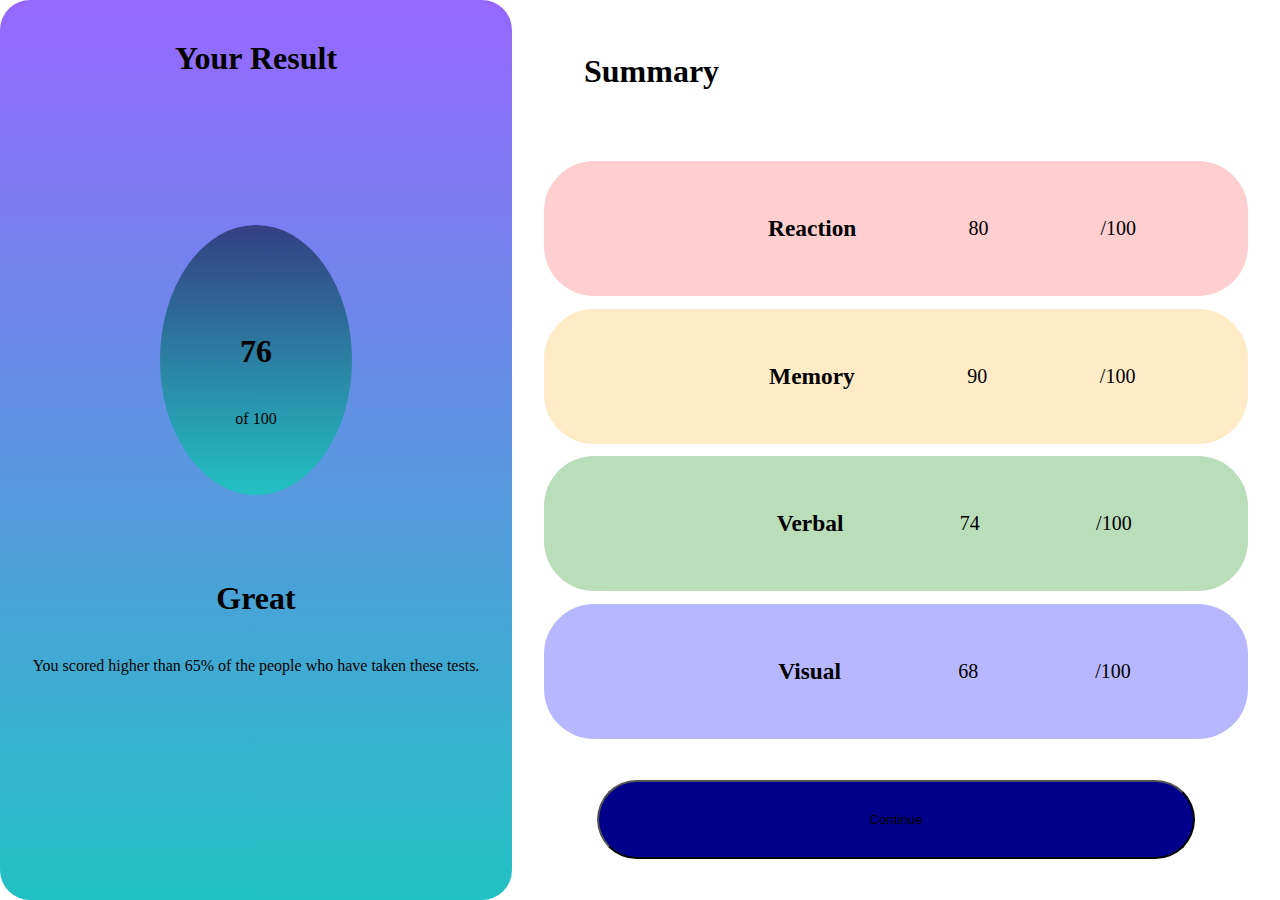
<file: index.html>
<!DOCTYPE html>
<html lang="en">
<head>
    <meta charset="UTF-8">
    <meta name="viewport" content="width=device-width, initial-scale=1.0">
    <title>Document</title>
    <link rel="stylesheet" href="assign-4.css">
    <link rel="stylesheet" href="https://cdnjs.cloudflare.com/ajax/libs/font-awesome/6.4.2/css/all.min.css" integrity="sha512-z3gLpd7yknf1YoNbCzqRKc4qyor8gaKU1qmn+CShxbuBusANI9QpRohGBreCFkKxLhei6S9CQXFEbbKuqLg0DA==" crossorigin="anonymous" referrerpolicy="no-referrer" />
</head>
<body>
    <div class="class1">
             <div id="id1"><h1>Your Result</h1></div>
             <div id="id2"><div class="id2"> <h1>76</h1><p>of 100</p></div></div>
             <div id="id3"> <h1>Great</h1>
                            <p >You scored higher than 65% of the people who have taken these tests.</p></div>
    </div>
    <div class="class2">
        <div id="id4"><h1>Summary</h1></div>
        <div id="id5"><i class="fa-solid fa-cloud-bolt"></i><h3>Reaction</h3><span>80</span><span>/100</span></div>
        <div id="id6"><i class="fa-solid fa-brain"></i><h3>Memory</h3><span>90</span><span>/100</span></div>
        <div id="id7"><i class="fa-regular fa-comment"></i><h3>Verbal</h3><span>74</span><span>/100</span></div>
        <div id="id8"><i class="fa-regular fa-eye"></i><h3>Visual</h3><span>68</span><span>/100</span></div>
        <div id="id9"><button>Continue</button></div>
    </div>
</body>
</html>
</file>
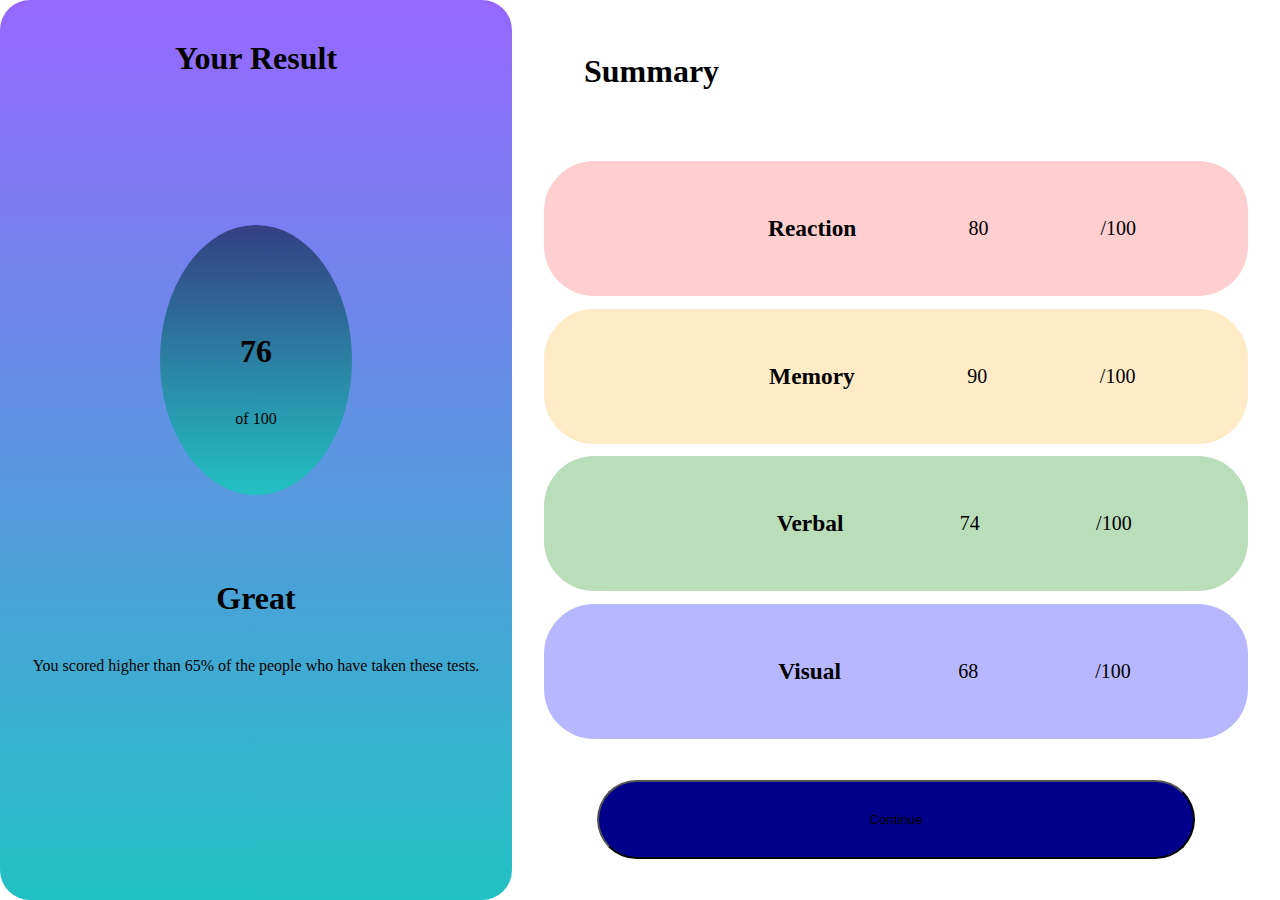
<file: assign-4.html>
<!DOCTYPE html>
<html lang="en">
<head>
    <meta charset="UTF-8">
    <meta name="viewport" content="width=device-width, initial-scale=1.0">
    <title>Document</title>
    <link rel="stylesheet" href="assign-4.css">
    <link rel="stylesheet" href="https://cdnjs.cloudflare.com/ajax/libs/font-awesome/6.4.2/css/all.min.css" integrity="sha512-z3gLpd7yknf1YoNbCzqRKc4qyor8gaKU1qmn+CShxbuBusANI9QpRohGBreCFkKxLhei6S9CQXFEbbKuqLg0DA==" crossorigin="anonymous" referrerpolicy="no-referrer" />
</head>
<body>
    <div class="class1">
             <div id="id1"><h1>Your Result</h1></div>
             <div id="id2"><div class="id2"> <h1>76</h1><p>of 100</p></div></div>
             <div id="id3"> <h1>Great</h1>
                            <p >You scored higher than 65% of the people who have taken these tests.</p></div>
    </div>
    <div class="class2">
        <div id="id4"><h1>Summary</h1></div>
        <div id="id5"><i class="fa-solid fa-cloud-bolt"></i><h3>Reaction</h3><span>80</span><span>/100</span></div>
        <div id="id6"><i class="fa-solid fa-brain"></i><h3>Memory</h3><span>90</span><span>/100</span></div>
        <div id="id7"><i class="fa-regular fa-comment"></i><h3>Verbal</h3><span>74</span><span>/100</span></div>
        <div id="id8"><i class="fa-regular fa-eye"></i><h3>Visual</h3><span>68</span><span>/100</span></div>
        <div id="id9"><button>Continue</button></div>
    </div>
</body>
</html>
</file>
<file: assign-4.css>
*{
    margin: 0;
    padding: 0;
    box-sizing: border-box;
}
body{
   width: 100vw;
   height: 100vh;
   display: flex;

}
.class1{
    width: 40vw;
    height: 100vh;
    /* border: 2px red solid; */
    background: rgb(34,193,195);
background: linear-gradient(0deg, rgba(34,193,195,1) 0%, rgba(150,104,255,1) 100%);
border-radius: 30px;
}
.class2{
    width: 60vw;
    height: 100vh;
    /* border: 2px red solid; */
    display: flex;
    /* justify-content: center; */
    align-items: center;
    flex-direction: column;
    justify-content: space-evenly;
}
#id1{
    width: 40vw;
    height: 20vh;
    /* border: 2px rgb(26, 222, 62) solid; */
    text-align: center;
}
#id2{
    width: 40vw;
    height: 40vh;
    /* border: 2px rgb(0, 42, 255) solid; */
    display: flex;
    justify-content: center;
    align-items: center;
    /* background: rgb(34,193,195);
    background: linear-gradient(0deg, rgba(34,193,195,1) 0%, rgba(150,104,255,1) 100%); */
   
}
.id2{
    width: 15vw;
    height: 30vh;
    /* border: 2px rgb(0, 42, 255) solid; */
    border-radius: 50%;
    display: flex;
    justify-content: center;
    align-items: center;
    flex-direction: column;
    background: rgb(34,193,195);
background: linear-gradient(0deg, rgba(34,193,195,1) 0%, rgba(52,63,130,1) 100%);
    
}
#id3{
    width: 40vw;
    height: 40vh;
    /* border: 2px rgb(238, 255, 0) solid; */
   text-align: center;
}
h1{
    
    padding: 40px;
}

#id4{
    width: 55vw ;
    height:15vh ;
    /* border: 2px red solid; */
    
   
}
#id5{
    width: 55vw ;
    height:15vh ;
    /* border: 2px red solid; */
    font-size: 20px;
    display: flex;
    justify-content: space-evenly;
    align-items: center;
    background-color: rgba(255, 0, 0, 0.189);
    border-radius: 50px;
}
#id6{
    width: 55vw ;
    height:15vh ;
    /* border: 2px red solid; */
    font-size: 20px;
    display: flex;
    justify-content: space-evenly;
    align-items: center;
    background-color: rgba(255, 166, 0, 0.223);
    border-radius: 50px;
}
#id7{
    width: 55vw ;
    height:15vh ;
    /* border: 2px red solid; */
    font-size: 20px;
    display: flex;
    justify-content: space-evenly;
    align-items: center;
    background-color: rgba(0, 128, 0, 0.27);
    border-radius: 50px;
}
#id8{
    width: 55vw ;
    height:15vh ;
    /* border: 2px red solid; */
    font-size: 20px;
    display: flex;
    justify-content: space-evenly;
    align-items: center;
    background-color: rgba(0, 0, 255, 0.282);
    border-radius: 50px;
}
#id9{
    width: 55vw ;
    height:15vh ;
    /* border: 2px red solid; */
    display: flex;
    justify-content: space-evenly;
    align-items: center;
    border-radius: 50px;
}
button{
    padding: 30px 270px;
    border-radius: 50px;
    background-color: darkblue;
}
@media screen and (max-width:768px) {
    
    body{
        width: auto;
        height: auto;
        display: block;
     
     }
    
     .class1{
         width: auto;
         height: auto;
     }
     .class2{
         width: auto;
         height: auto;
        display: block;
        
     }
     #id1{
        width: auto;
        height: auto;
        
        text-align: center;
    }
   
     #id2{
         width: 15%;
         height: 20%;
         display: block;
         margin: auto;
        }

     #id3{
        width: auto;
        height: auto;
        
       text-align: center;}
     
       #id4{
        margin: auto;
         }
     #id5{
        width: 100%;
        height: 20%;
        display: block;
        text-align: center;
        }
     #id6{
         width: auto;
         height:auto;
         display: block;
         text-align: center;
     }
     #id7{
         width: auto;
         height:auto ;
         display: block;
         text-align: center;
     }
     #id8{
         width: auto;
         height:auto ;
         display: block;
         text-align: center;
     }
     #id9{
         width: auto;
         height:auto ;
         display: block;
     }
     button{
        padding: 30px 185px;

    }
}
</file>
